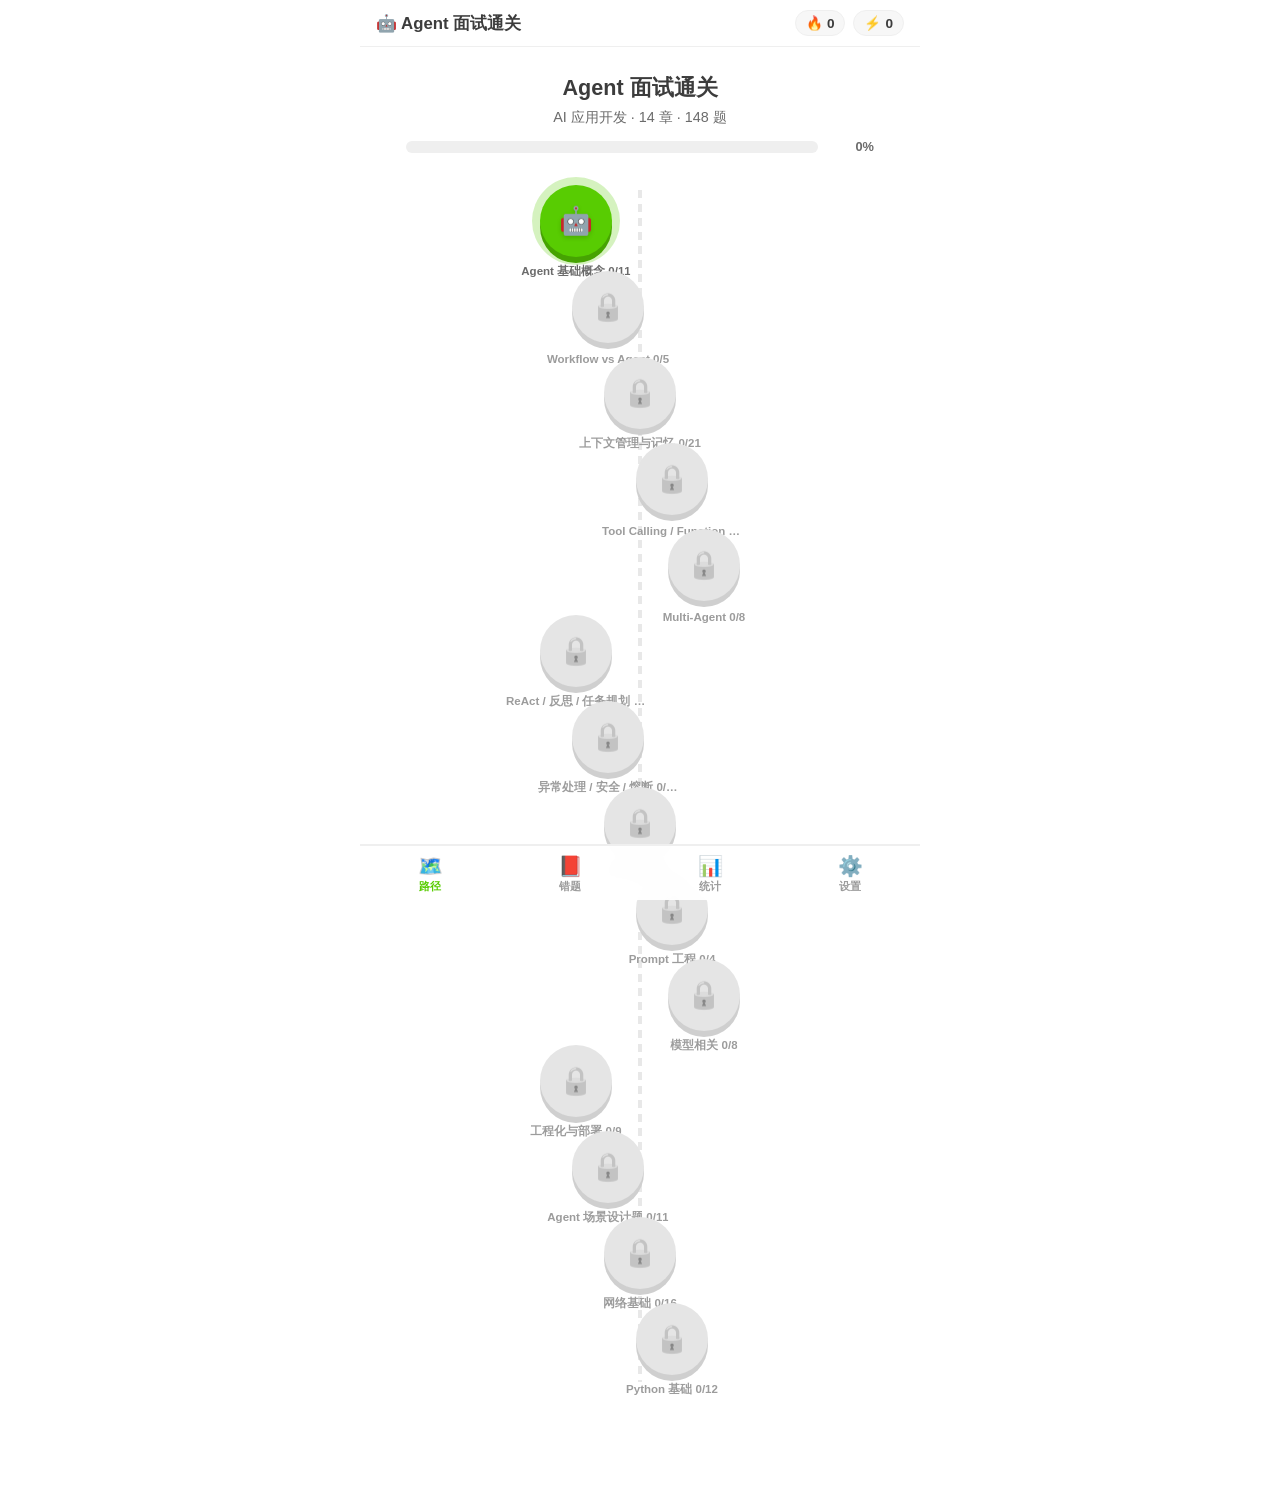
<file: index.html>
<!DOCTYPE html>
<html lang="zh-CN">
<head>
<meta charset="UTF-8">
<meta name="viewport" content="width=device-width, initial-scale=1.0, viewport-fit=cover">
<title>Agent 面试通关 · AI 应用开发</title>
<link rel="icon" href="data:image/svg+xml,<svg xmlns='http://www.w3.org/2000/svg' viewBox='0 0 100 100'><text y='.9em' font-size='90'>🤖</text></svg>">
<link rel="stylesheet" href="css/style.css">
<script src="lib/marked.min.js"></script>
<script src="lib/dompurify.min.js"></script>
</head>
<body>
<div id="app">
  <!-- 顶栏 -->
  <header class="topbar" id="topbar">
    <div class="topbar-inner">
      <button class="nav-btn" id="btn-back" title="返回" hidden>←</button>
      <div class="logo" id="logo">🤖 Agent 面试通关</div>
      <div class="stats">
        <span class="stat-chip" id="stat-streak" title="连续学习天数">🔥 <b id="streak-n">0</b></span>
        <span class="stat-chip" id="stat-xp" title="经验值">⚡ <b id="xp-n">0</b></span>
      </div>
    </div>
    <div class="progress-wrap" id="progress-wrap" hidden>
      <div class="progress-track"><div class="progress-fill" id="lesson-progress"></div></div>
      <span class="progress-num" id="lesson-progress-num">0/0</span>
    </div>
  </header>

  <main id="view"></main>

  <footer class="bottombar" id="bottombar" hidden>
    <button class="tab active" data-tab="path">🗺️<span>路径</span></button>
    <button class="tab" data-tab="mistakes">📕<span>错题</span><b class="tab-badge" id="mistake-badge" hidden>0</b></button>
    <button class="tab" data-tab="stats">📊<span>统计</span></button>
    <button class="tab" data-tab="settings">⚙️<span>设置</span></button>
  </footer>
</div>
<div id="toast-root"></div>
<div id="modal-root"></div>
<script src="js/app.js"></script>
</body>
</html>
</file>
<file: css/style.css>
/* Agent 面试通关 — 多邻国风格学习 H5
   浅色为主 / 软阴影 / 圆角 / 大按钮 / 绿色主色（多邻国绿） */

:root {
  --green: #58cc02;
  --green-dark: #46a302;
  --green-light: #d7ffb8;
  --blue: #1cb0f6;
  --blue-dark: #1899d6;
  --purple: #ce82ff;
  --orange: #ff9600;
  --red: #ff4b4b;
  --red-dark: #ea2b2b;
  --ink: #3c3c3c;
  --ink-soft: #6b6b6b;
  --ink-faint: #9c9c9c;
  --bg: #ffffff;
  --bg-soft: #f7f7f7;
  --card: #ffffff;
  --border: #e5e5e5;
  --border-soft: #efefef;
  --shadow: 0 4px 16px rgba(0,0,0,.08);
  --shadow-btn: 0 4px 0 rgba(0,0,0,.12);
  --radius: 16px;
  --lock-gray: #e5e5e5;
  --ok-green: #58cc02;
  --learned-green: #89e219;
  font-size: 16px;
}

* { margin: 0; padding: 0; box-sizing: border-box; -webkit-tap-highlight-color: transparent; }
[hidden] { display: none !important; } /* 防止 display:flex 等覆盖 hidden 属性 */
html, body { height: 100%; }
body {
  font-family: -apple-system, BlinkMacSystemFont, "Segoe UI", "PingFang SC", "Hiragino Sans GB", "Microsoft YaHei", sans-serif;
  background: var(--bg);
  color: var(--ink);
  overscroll-behavior-y: none;
}
#app { max-width: 560px; margin: 0 auto; min-height: 100vh; display: flex; flex-direction: column; position: relative; }

/* ---------- 顶栏 ---------- */
.topbar {
  position: sticky; top: 0; z-index: 50;
  background: rgba(255,255,255,.92);
  backdrop-filter: blur(10px);
  -webkit-backdrop-filter: blur(10px);
  border-bottom: 1px solid var(--border-soft);
}
.topbar-inner { display: flex; align-items: center; gap: 10px; padding: 10px 16px; }
.logo { font-weight: 800; font-size: 1.05rem; flex: 1; white-space: nowrap; overflow: hidden; text-overflow: ellipsis; }
.nav-btn {
  border: 2px solid var(--border); background: #fff; color: var(--ink);
  width: 36px; height: 36px; border-radius: 12px; font-size: 1.1rem; cursor: pointer;
  display: flex; align-items: center; justify-content: center; flex: none;
}
.nav-btn:hover { background: var(--bg-soft); }
.stats { display: flex; gap: 8px; align-items: center; }
.stat-chip {
  background: var(--bg-soft); border: 1px solid var(--border-soft); color: var(--ink);
  padding: 4px 10px; border-radius: 999px; font-size: .85rem; font-weight: 700;
  display: inline-flex; align-items: center; gap: 4px;
}
.btn-plain { border: none; background: var(--bg-soft); cursor: pointer; font-size: 1rem; }
.progress-wrap { display: flex; align-items: center; gap: 10px; padding: 0 16px 10px; }
.progress-track { flex: 1; height: 12px; background: var(--border-soft); border-radius: 999px; overflow: hidden; }
.progress-fill { height: 100%; width: 0%; background: var(--green); border-radius: 999px; transition: width .35s ease; }
.progress-num { font-size: .8rem; color: var(--ink-soft); font-weight: 700; min-width: 46px; text-align: right; }

/* ---------- 底部导航 ---------- */
.bottombar {
  position: sticky; bottom: 0; z-index: 50;
  display: flex; background: rgba(255,255,255,.95);
  backdrop-filter: blur(10px); -webkit-backdrop-filter: blur(10px);
  border-top: 2px solid var(--border-soft);
  padding-bottom: env(safe-area-inset-bottom);
}
.tab {
  flex: 1; border: none; background: none; cursor: pointer;
  display: flex; flex-direction: column; align-items: center; gap: 2px;
  padding: 8px 0 6px; font-size: 1.25rem; color: var(--ink-faint); transition: color .15s;
}
.tab span { font-size: .68rem; font-weight: 800; }
.tab.active { color: var(--green); }
.tab { position: relative; }
.tab-badge {
  position: absolute; top: 2px; right: 50%; margin-right: -26px;
  min-width: 17px; height: 17px; padding: 0 4px; border-radius: 999px;
  background: var(--red); color: #fff; font-size: .62rem; font-weight: 800;
  display: flex; align-items: center; justify-content: center; line-height: 1;
}

/* ---------- 路径视图 ---------- */
#view { flex: 1; padding: 0 0 24px; }
.path-hero { text-align: center; padding: 26px 16px 6px; }
.path-hero h1 { font-size: 1.35rem; font-weight: 800; }
.path-hero p { color: var(--ink-soft); margin-top: 6px; font-size: .9rem; }
.path-hero .total-bar { margin-top: 12px; }

.path { position: relative; padding: 18px 16px 40px; max-width: 420px; margin: 0 auto; }
.node-row { display: flex; justify-content: center; position: relative; height: 86px; align-items: center; width: 100%; }
.node {
  width: 72px; height: 72px; border-radius: 50%;
  display: flex; flex-direction: column; align-items: center; justify-content: center;
  cursor: pointer; border: none; position: relative; z-index: 2;
  transition: transform .15s ease, filter .15s;
  font-family: inherit;
  --tx: 0px;
  transform: translate(var(--tx), 0);
}
.node:active { transform: translate(var(--tx), 0) scale(.94); }
.node .n-icon { font-size: 1.7rem; line-height: 1; filter: drop-shadow(0 2px 2px rgba(0,0,0,.15)); }
.node .n-label {
  position: absolute; bottom: -22px; left: 50%; transform: translateX(-50%);
  font-size: .72rem; font-weight: 800; color: var(--ink-soft); white-space: nowrap;
  max-width: 140px; overflow: hidden; text-overflow: ellipsis; pointer-events: none;
}
.node .n-crown { position: absolute; top: -6px; right: -2px; font-size: 1rem; }
.node .n-check { position: absolute; top: -6px; right: -2px; font-size: .95rem; background:#fff; border-radius:50%; width:22px; height:22px; display:flex; align-items:center; justify-content:center; box-shadow: 0 1px 4px rgba(0,0,0,.2); color: var(--green); font-weight:900; font-size:.8rem; }

.node.done { background: var(--learned-green); box-shadow: 0 6px 0 #58a800; }
.node.done .n-icon { filter: grayscale(0); }
.node.current { background: var(--green); box-shadow: 0 6px 0 var(--green-dark), 0 0 0 8px rgba(88,204,2,.25); animation: bob 2.2s ease-in-out infinite; }
@keyframes bob { 0%,100% { transform: translate(var(--tx), 0); } 50% { transform: translate(var(--tx), -6px); } }
.node.locked { background: var(--lock-gray); box-shadow: 0 6px 0 #cfcfcf; cursor: default; }
.node.locked .n-icon { filter: grayscale(1) opacity(.55); }
.node.locked .n-label { color: var(--ink-faint); }
.node.quiz-done { background: var(--learned-green); box-shadow: 0 6px 0 #58a800; }


/* 星星节点（章节测验） */
.node.star-node.current { background: var(--orange); box-shadow: 0 6px 0 #d97e00, 0 0 0 8px rgba(255,150,0,.28); }

/* 路径连接虚线 */
.path::before {
  content: ""; position: absolute; left: 50%; top: 30px; bottom: 40px; width: 4px;
  transform: translateX(-50%);
  background-image: linear-gradient(to bottom, var(--border) 55%, transparent 45%);
  background-size: 4px 14px; opacity: .9;
}

/* ---------- 通用按钮 ---------- */
.btn {
  display: inline-flex; align-items: center; justify-content: center; gap: 8px;
  border: none; cursor: pointer; font-family: inherit; font-weight: 800;
  border-radius: 14px; padding: 14px 22px; font-size: 1rem;
  transition: transform .1s, filter .15s; text-decoration: none;
}
.btn:active { transform: translateY(2px); }
.btn:disabled { opacity: .5; cursor: not-allowed; }
.btn-primary { background: var(--green); color: #fff; box-shadow: 0 4px 0 var(--green-dark); }
.btn-primary:hover { filter: brightness(1.05); }
.btn-blue { background: var(--blue); color: #fff; box-shadow: 0 4px 0 var(--blue-dark); }
.btn-ghost { background: #fff; color: var(--ink); border: 2px solid var(--border); box-shadow: 0 4px 0 var(--border); }
.btn-danger { background: var(--red); color: #fff; box-shadow: 0 4px 0 var(--red-dark); }
.btn-sm { padding: 8px 14px; font-size: .85rem; border-radius: 10px; }

/* ---------- 章节弹出层（节点点击后） ---------- */
.popover-mask { position: fixed; inset: 0; background: rgba(0,0,0,.35); z-index: 90; display: flex; align-items: flex-end; justify-content: center; animation: fadeIn .2s; }
.popover {
  background: #fff; width: 100%; max-width: 560px; border-radius: 24px 24px 0 0;
  padding: 20px 20px calc(24px + env(safe-area-inset-bottom)); animation: slideUp .25s ease;
}
.popover h3 { font-size: 1.15rem; display: flex; align-items: center; gap: 8px; }
.popover .p-desc { color: var(--ink-soft); font-size: .88rem; margin: 8px 0 4px; }
.popover .p-meta { display: flex; gap: 14px; margin: 10px 0 16px; font-size: .82rem; color: var(--ink-soft); font-weight: 700; flex-wrap: wrap; }
.popover .p-meta b { color: var(--ink); }
.popover .p-actions { display: flex; gap: 10px; flex-wrap: wrap; }
.popover .p-actions .btn { flex: 1; min-width: 130px; }
@keyframes slideUp { from { transform: translateY(40px); opacity: 0; } to { transform: none; opacity: 1; } }
@keyframes fadeIn { from { opacity: 0; } }

/* ---------- 学习/答题视图 ---------- */
.lesson-wrap { display: flex; flex-direction: column; min-height: calc(100vh - 60px); }
.lesson-head { padding: 14px 16px 4px; display: flex; align-items: center; gap: 10px; }
.lesson-x { border: none; background: none; font-size: 1.3rem; color: var(--ink-faint); cursor: pointer; padding: 4px 8px; }
.lesson-body { flex: 1; padding: 10px 20px 140px; overflow-y: auto; }
.prompt-tag { font-size: .78rem; font-weight: 800; color: var(--ink-faint); letter-spacing: .06em; text-transform: uppercase; margin-bottom: 10px; }
.q-title { font-size: 1.2rem; font-weight: 800; line-height: 1.5; margin-bottom: 18px; }
.q-sub { color: var(--ink-soft); font-size: .9rem; margin: -10px 0 18px; }

/* 学习卡片 */
.study-card { background: var(--card); border: 2px solid var(--border-soft); border-radius: var(--radius); padding: 18px; box-shadow: var(--shadow); }
.study-card .md { font-size: .92rem; line-height: 1.85; }
.study-card .md h1,.study-card .md h2,.study-card .md h3 { font-size: 1rem; margin: 16px 0 8px; }
.study-card .md h3 { color: var(--ink); }
.study-card .md p { margin: 8px 0; }
.study-card .md ul,.study-card .md ol { padding-left: 1.3em; margin: 8px 0; }
.study-card .md li { margin: 4px 0; }
.study-card .md code { background: #f0f0f0; padding: 1px 6px; border-radius: 6px; font-size: .85em; font-family: ui-monospace, Consolas, "Courier New", monospace; }
.study-card .md pre { background: #2b313c; color: #e6e6e6; border-radius: 12px; padding: 14px; overflow-x: auto; margin: 10px 0; }
.study-card .md pre code { background: none; color: inherit; padding: 0; }
.study-card .md img { max-width: 100%; border-radius: 10px; margin: 8px 0; }
.study-card .md table { border-collapse: collapse; width: 100%; font-size: .82rem; margin: 10px 0; display: block; overflow-x: auto; }
.study-card .md th, .study-card .md td { border: 1px solid var(--border); padding: 6px 10px; text-align: left; }
.study-card .md th { background: var(--bg-soft); }
.study-card .md blockquote { border-left: 4px solid var(--blue); background: #f0f9ff; padding: 8px 12px; border-radius: 0 10px 10px 0; margin: 10px 0; color: #2b6cb0; }

/* 折叠答案细节（自测模式） */
details.more { margin-top: 12px; border-top: 2px dashed var(--border); padding-top: 10px; }
details.more summary { cursor: pointer; font-weight: 800; color: var(--blue); font-size: .88rem; list-style: none; }
details.more summary::-webkit-details-marker { display: none; }
details.more summary::before { content: "▸ "; }
details.more[open] summary::before { content: "▾ "; }

/* 自我评分（学习模式） */
.self-rate { margin-top: 16px; display: flex; gap: 10px; }
.self-rate .btn { flex: 1; font-size: .9rem; padding: 12px 8px; }
.rate-again { background: var(--red-light, #ffe3e3); color: var(--red); box-shadow: 0 4px 0 #f0b1b1; }
.rate-good { background: var(--green-light); color: var(--green-dark); box-shadow: 0 4px 0 #a8d98f; }
.rate-easy { background: #ddf4ff; color: var(--blue-dark); box-shadow: 0 4px 0 #a3d9f5; }

/* 选择题 */
.options { display: flex; flex-direction: column; gap: 12px; }
.option {
  display: flex; align-items: center; gap: 12px; text-align: left;
  border: 2px solid var(--border); border-bottom-width: 4px; border-radius: 14px;
  background: #fff; padding: 14px; cursor: pointer; font-family: inherit; font-size: .95rem;
  transition: background .12s, border-color .12s;
}
.option:hover { background: var(--bg-soft); }
.option .opt-key {
  flex: none; width: 30px; height: 30px; border-radius: 10px; border: 2px solid var(--border);
  display: flex; align-items: center; justify-content: center; font-weight: 800; color: var(--ink-soft); font-size: .85rem;
}
.option.selected { border-color: var(--blue); background: #ddf4ff; }
.option.selected .opt-key { border-color: var(--blue); color: var(--blue); background: #fff; }
.option.correct { border-color: var(--green); background: var(--green-light); }
.option.correct .opt-key { border-color: var(--green); color: var(--green-dark); background: #fff; }
.option.wrong { border-color: var(--red); background: #ffe3e3; }
.option.wrong .opt-key { border-color: var(--red); color: var(--red); background: #fff; }
.option:disabled { cursor: default; }

/* 判题横幅 */
.judge {
  position: fixed; left: 0; right: 0; bottom: 0; z-index: 80;
  background: var(--bg-soft); border-top: 2px solid var(--border);
  padding: 14px 20px calc(14px + env(safe-area-inset-bottom));
  display: flex; align-items: center; gap: 14px; animation: slideUp .2s ease;
}
.judge .j-icon { font-size: 1.6rem; }
.judge .j-title { font-weight: 800; font-size: 1.05rem; }
.judge.good .j-title { color: var(--green-dark); }
.judge.bad .j-title { color: var(--red); }
.judge .j-exp { font-size: .84rem; color: var(--ink-soft); margin-top: 2px; max-height: 30vh; overflow-y: auto; }
.judge .btn { flex: none; }

/* 学习模式底部操作条 */
.lesson-foot {
  position: fixed; left: 0; right: 0; bottom: 0; z-index: 80;
  background: rgba(255,255,255,.97); border-top: 2px solid var(--border-soft);
  padding: 12px 20px calc(12px + env(safe-area-inset-bottom));
  display: flex; justify-content: space-between; gap: 10px;
}

/* 设置页-数据管理行 */
.mgmt-row { display: flex; align-items: center; justify-content: space-between; gap: 12px; padding: 9px 0; border-bottom: 1px dashed var(--border-soft); }
.mgmt-row:last-of-type { border-bottom: none; }
.mg-label { font-size: .88rem; font-weight: 700; }
.mg-btns { display: flex; gap: 8px; flex-wrap: wrap; }

/* AI 解读气泡 */
.ai-box { margin-top: 14px; border: 2px solid #e4d4ff; background: #faf5ff; border-radius: 14px; padding: 14px; }
.ai-box .ai-head { display: flex; align-items: center; gap: 8px; font-weight: 800; color: #8b5cf6; font-size: .88rem; margin-bottom: 8px; }
.ai-box .md { font-size: .9rem; line-height: 1.8; }
.ai-box .md h1,.ai-box .md h2,.ai-box .md h3 { font-size: .95rem; margin: 10px 0 6px; }
.ai-box .md ul,.ai-box .md ol { padding-left: 1.3em; margin: 6px 0; }
.ai-box .md code { background: #efe6ff; padding: 1px 6px; border-radius: 6px; font-size: .85em; }
.ai-box .md pre { background: #2b313c; color: #e6e6e6; border-radius: 10px; padding: 12px; overflow-x: auto; }
.ai-box .md pre code { background: none; color: inherit; }
.ai-loading { display: flex; align-items: center; gap: 8px; color: #8b5cf6; font-size: .85rem; }
.dots::after { content: ""; animation: dots 1.2s steps(4) infinite; }
@keyframes dots { 0% { content: ""; } 25% { content: "."; } 50% { content: ".."; } 75% { content: "..."; } }

/* ---------- 错题本 ---------- */
.mistake-wrap { padding: 18px 16px 40px; max-width: 560px; margin: 0 auto; width: 100%; }
.mistake-head { display: flex; align-items: center; justify-content: space-between; gap: 10px; margin-bottom: 14px; flex-wrap: wrap; }
.mistake-head h2 { font-size: 1.15rem; display: flex; align-items: center; gap: 8px; }
.mistake-head .m-count { color: var(--ink-soft); font-size: .82rem; font-weight: 700; }
.mk-card {
  background: var(--card); border: 2px solid var(--border-soft); border-radius: 14px;
  padding: 14px; margin-bottom: 12px; box-shadow: var(--shadow); position: relative;
}
.mk-card .mk-chap { font-size: .72rem; font-weight: 800; color: var(--ink-faint); margin-bottom: 6px; display: flex; align-items: center; gap: 6px; }
.mk-card .mk-title { font-size: .92rem; font-weight: 700; line-height: 1.5; cursor: pointer; }
.mk-card .mk-meta { display: flex; gap: 10px; margin-top: 8px; font-size: .72rem; color: var(--ink-soft); font-weight: 700; flex-wrap: wrap; align-items: center; }
.mk-card .mk-meta .mk-wrong { color: var(--red); }
.mk-card .mk-expand { margin-top: 10px; border-top: 2px dashed var(--border-soft); padding-top: 10px; }
.mk-card .md { font-size: .85rem; line-height: 1.75; }
.mk-actions { display: flex; gap: 8px; margin-top: 10px; flex-wrap: wrap; }
.mk-empty { text-align: center; padding: 60px 20px; color: var(--ink-faint); }
.mk-empty .e-icon { font-size: 3rem; margin-bottom: 12px; }
.mk-empty p { font-weight: 700; font-size: .9rem; }
.mk-empty .e-sub { font-size: .78rem; font-weight: 400; margin-top: 6px; color: var(--ink-soft); }

/* ---------- 设置 ---------- */
.settings-wrap, .stats-wrap { padding: 20px 16px 40px; max-width: 560px; margin: 0 auto; width: 100%; }
.set-card { background: var(--card); border: 2px solid var(--border-soft); border-radius: var(--radius); padding: 18px; margin-bottom: 16px; box-shadow: var(--shadow); }
.set-card h3 { font-size: 1rem; margin-bottom: 12px; display: flex; align-items: center; gap: 8px; }
.field { margin-bottom: 14px; }
.field label { display: block; font-size: .82rem; font-weight: 800; color: var(--ink-soft); margin-bottom: 6px; }
.field input, .field select {
  width: 100%; padding: 12px 14px; border: 2px solid var(--border); border-radius: 12px;
  font-size: .95rem; font-family: inherit; background: #fff; color: var(--ink);
}
.field input:focus, .field select:focus { outline: none; border-color: var(--blue); }
.field .hint { font-size: .75rem; color: var(--ink-faint); margin-top: 4px; }
.switch-row { display: flex; align-items: center; justify-content: space-between; padding: 10px 0; border-bottom: 1px dashed var(--border-soft); gap: 12px; }
.switch-row:last-child { border-bottom: none; }
.switch-row .s-label { font-size: .92rem; font-weight: 700; }
.switch-row .s-sub { font-size: .76rem; color: var(--ink-soft); font-weight: 400; margin-top: 2px; }
.switch { position: relative; width: 52px; height: 30px; flex: none; cursor: pointer; }
.switch input { opacity: 0; width: 0; height: 0; }
.switch .slider { position: absolute; inset: 0; background: var(--border); border-radius: 999px; transition: .2s; }
.switch .slider::before { content: ""; position: absolute; width: 24px; height: 24px; border-radius: 50%; background: #fff; top: 3px; left: 3px; transition: .2s; box-shadow: 0 1px 3px rgba(0,0,0,.25); }
.switch input:checked + .slider { background: var(--green); }
.switch input:checked + .slider::before { transform: translateX(22px); }
.test-ok { color: var(--green-dark); font-weight: 700; font-size: .85rem; }
.test-fail { color: var(--red); font-weight: 700; font-size: .85rem; }

/* 批量生成进度 */
.gen-progress { margin-top: 12px; }
.gen-bar { height: 10px; background: var(--border-soft); border-radius: 999px; overflow: hidden; }
.gen-bar > div { height: 100%; background: var(--purple); width: 0%; transition: width .3s; }
.gen-log { font-size: .78rem; color: var(--ink-soft); margin-top: 8px; max-height: 130px; overflow-y: auto; background: var(--bg-soft); border-radius: 10px; padding: 8px 10px; line-height: 1.6; }

/* ---------- 统计 ---------- */
.stats-hero { text-align: center; padding: 10px 0 18px; }
.stats-hero .ring { position: relative; width: 150px; height: 150px; margin: 0 auto 12px; }
.stats-hero svg { transform: rotate(-90deg); }
.stats-hero .ring-num { position: absolute; inset: 0; display: flex; flex-direction: column; align-items: center; justify-content: center; }
.stats-hero .ring-num b { font-size: 1.7rem; }
.stats-hero .ring-num span { font-size: .75rem; color: var(--ink-soft); font-weight: 700; }
.stat-grid { display: grid; grid-template-columns: repeat(auto-fit, minmax(96px, 1fr)); gap: 10px; margin-bottom: 18px; }
.stat-box { background: var(--card); border: 2px solid var(--border-soft); border-radius: 14px; padding: 14px 8px; text-align: center; }
.stat-box .sb-icon { font-size: 1.3rem; }
.stat-box b { display: block; font-size: 1.15rem; margin-top: 4px; }
.stat-box span { font-size: .72rem; color: var(--ink-soft); font-weight: 700; }
.chapter-bars { display: flex; flex-direction: column; gap: 12px; }
.ch-bar-row { display: flex; align-items: center; gap: 10px; font-size: .82rem; }
.ch-bar-row .cb-name { flex: none; width: 118px; font-weight: 700; overflow: hidden; text-overflow: ellipsis; white-space: nowrap; text-align: right; }
.ch-bar-row .cb-track { flex: 1; height: 14px; background: var(--border-soft); border-radius: 999px; overflow: hidden; }
.ch-bar-row .cb-fill { height: 100%; border-radius: 999px; background: var(--green); }
.ch-bar-row .cb-num { flex: none; width: 52px; color: var(--ink-soft); font-weight: 700; }

/* ---------- 结算页 ---------- */
.result-wrap { text-align: center; padding: 48px 24px 24px; }
.result-wrap .r-emoji { font-size: 4rem; animation: pop .5s ease; }
@keyframes pop { 0% { transform: scale(0); } 80% { transform: scale(1.15); } 100% { transform: scale(1); } }
.result-wrap h2 { margin: 14px 0 6px; font-size: 1.5rem; }
.result-wrap .r-sub { color: var(--ink-soft); }
.result-stats { display: flex; justify-content: center; gap: 12px; margin: 22px 0; flex-wrap: wrap; }
.result-stat { background: var(--bg-soft); border-radius: 14px; padding: 12px 18px; min-width: 96px; }
.result-stat b { display: block; font-size: 1.2rem; }
.result-stat span { font-size: .72rem; color: var(--ink-soft); font-weight: 800; }
.r-accuracy { color: var(--blue); } .r-xp { color: var(--orange); } .r-time { color: var(--purple); }

/* ---------- toast / modal ---------- */
#toast-root { position: fixed; top: 70px; left: 0; right: 0; z-index: 200; display: flex; flex-direction: column; align-items: center; gap: 8px; pointer-events: none; }
.toast { background: #3c3c3c; color: #fff; padding: 10px 18px; border-radius: 999px; font-size: .85rem; font-weight: 700; box-shadow: var(--shadow); animation: slideUp .25s ease; max-width: 86vw; }
.modal-mask { position: fixed; inset: 0; background: rgba(0,0,0,.45); z-index: 150; display: flex; align-items: center; justify-content: center; padding: 24px; animation: fadeIn .2s; }
.modal { background: #fff; border-radius: 20px; padding: 24px; max-width: 400px; width: 100%; box-shadow: var(--shadow); animation: pop .25s ease; }
.modal h3 { margin-bottom: 10px; }
.modal p { color: var(--ink-soft); font-size: .92rem; line-height: 1.6; }
.modal .m-actions { display: flex; gap: 10px; margin-top: 18px; }
.modal .m-actions .btn { flex: 1; }

/* 加载态 */
.loading-center { display: flex; flex-direction: column; align-items: center; justify-content: center; padding: 80px 0; color: var(--ink-faint); font-weight: 700; gap: 12px; }
.spinner { width: 36px; height: 36px; border: 4px solid var(--border-soft); border-top-color: var(--green); border-radius: 50%; animation: spin .8s linear infinite; }
@keyframes spin { to { transform: rotate(360deg); } }

/* 暗色模式 */
body.dark { --bg: #131f24; --bg-soft: #1d2b32; --card: #1d2b32; --ink: #f1f7fa; --ink-soft: #a8b6bd; --ink-faint: #6e8189; --border: #31454f; --border-soft: #2a3b44; --lock-gray: #2a3b44; --shadow: 0 4px 16px rgba(0,0,0,.35); }
body.dark .topbar, body.dark .bottombar { background: rgba(19,31,36,.92); }
body.dark .study-card .md code { background: #2a3b44; }
body.dark .judge { background: var(--bg-soft); }
body.dark .option, body.dark .btn-ghost { background: var(--card); }
body.dark .ai-box { background: #241d38; border-color: #3d2f66; }
body.dark .ai-box .md code { background: #3d2f66; }
body.dark .toast { background: #f1f7fa; color: #131f24; }

@media (max-width: 400px) {
  .node { width: 64px; height: 64px; }
  .node .n-icon { font-size: 1.5rem; }
  .ch-bar-row .cb-name { width: 92px; font-size: .76rem; }
}
@media (prefers-reduced-motion: reduce) {
  * { animation: none !important; transition: none !important; }
}
</file>
